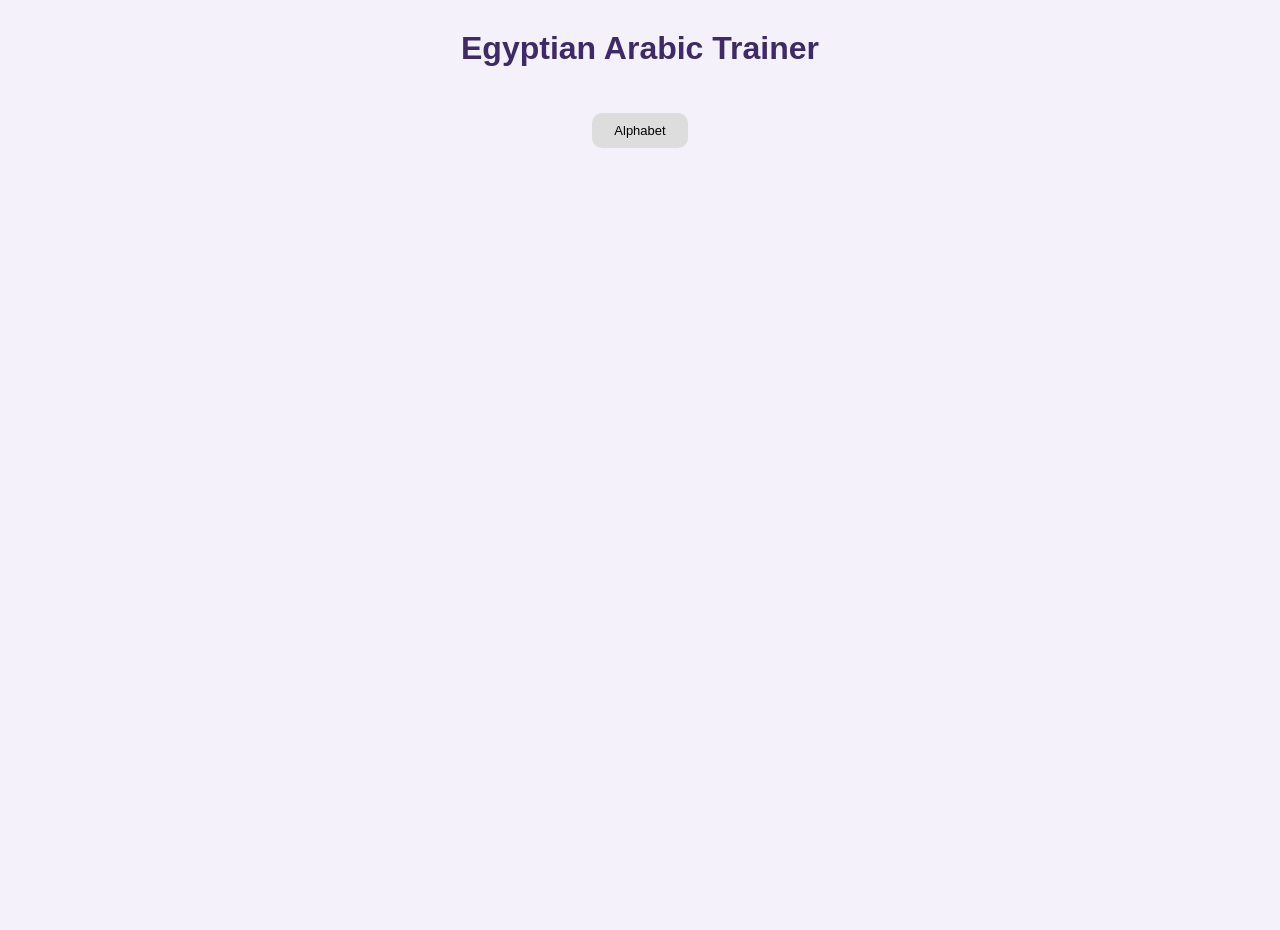
<file: index.html>
<!DOCTYPE html>
<html lang="en">

<head>
    <meta charset="UTF-8">
    <meta name="viewport" content="width=device-width, initial-scale=1.0">
    <title>Egyptian Arabic</title>

    <link rel="stylesheet" href="css/style.css">
</head>

<body>

    <h1>Egyptian Arabic Trainer</h1>

      <a class="button" href="alphabet.html">Alphabet</a>

</body>

</html>
</file>
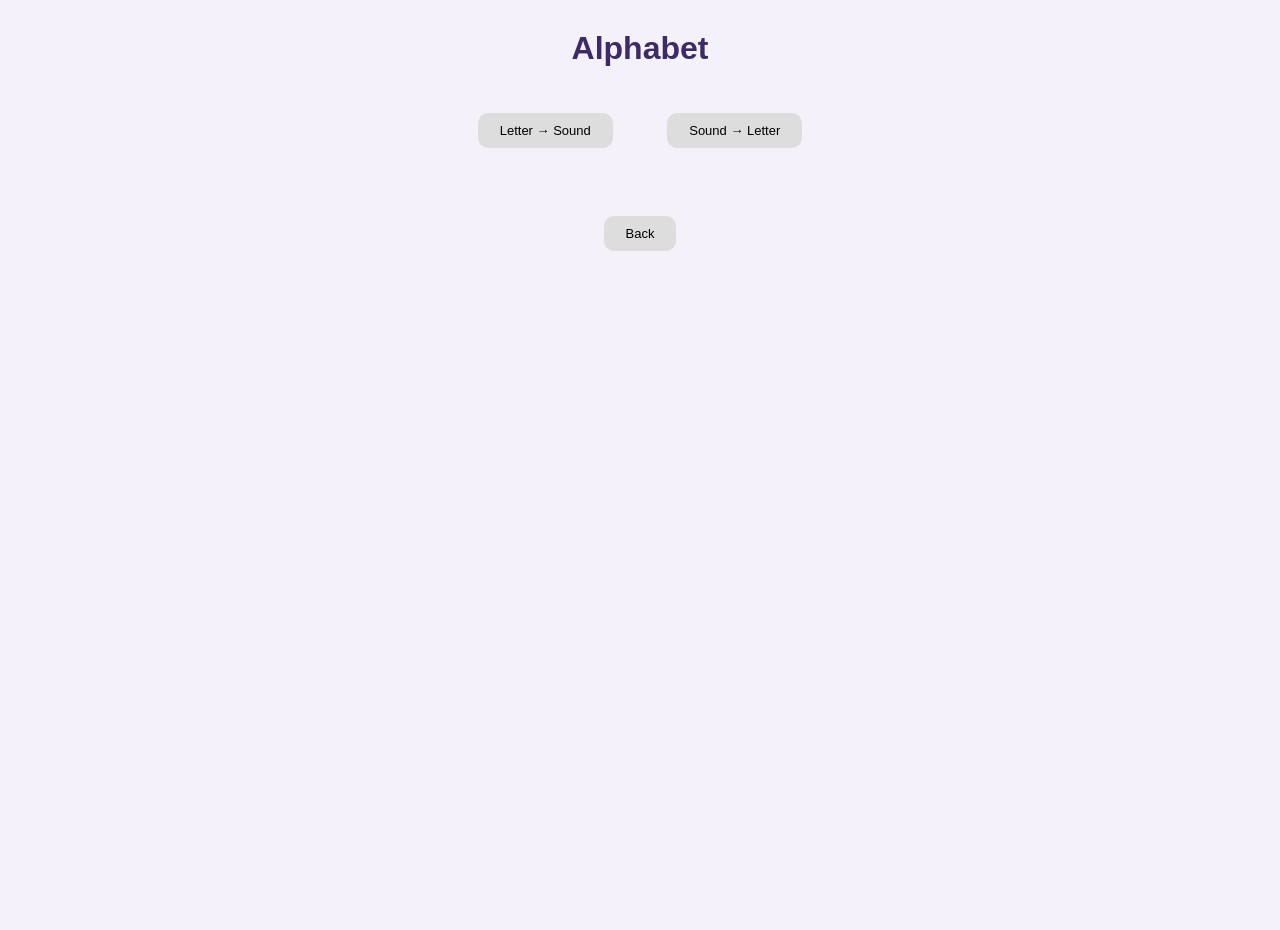
<file: alphabet.html>
<!DOCTYPE html>
<html lang="en">

<head>
    <meta charset="UTF-8">
    <meta name="viewport" content="width=device-width, initial-scale=1.0">
    <title>Alphabet</title>

    <link rel="stylesheet" href="css/style.css">
</head>

<body>

    <h1>Alphabet</h1>


    <a class="button" href="letter-to-sound.html">Letter → Sound</a>

    <a class="button" href="sound-to-letter.html">Sound → Letter</a>

    <br><br>

    <a class="button" href="index.html">Back</a>


</body>

</html>
</file>
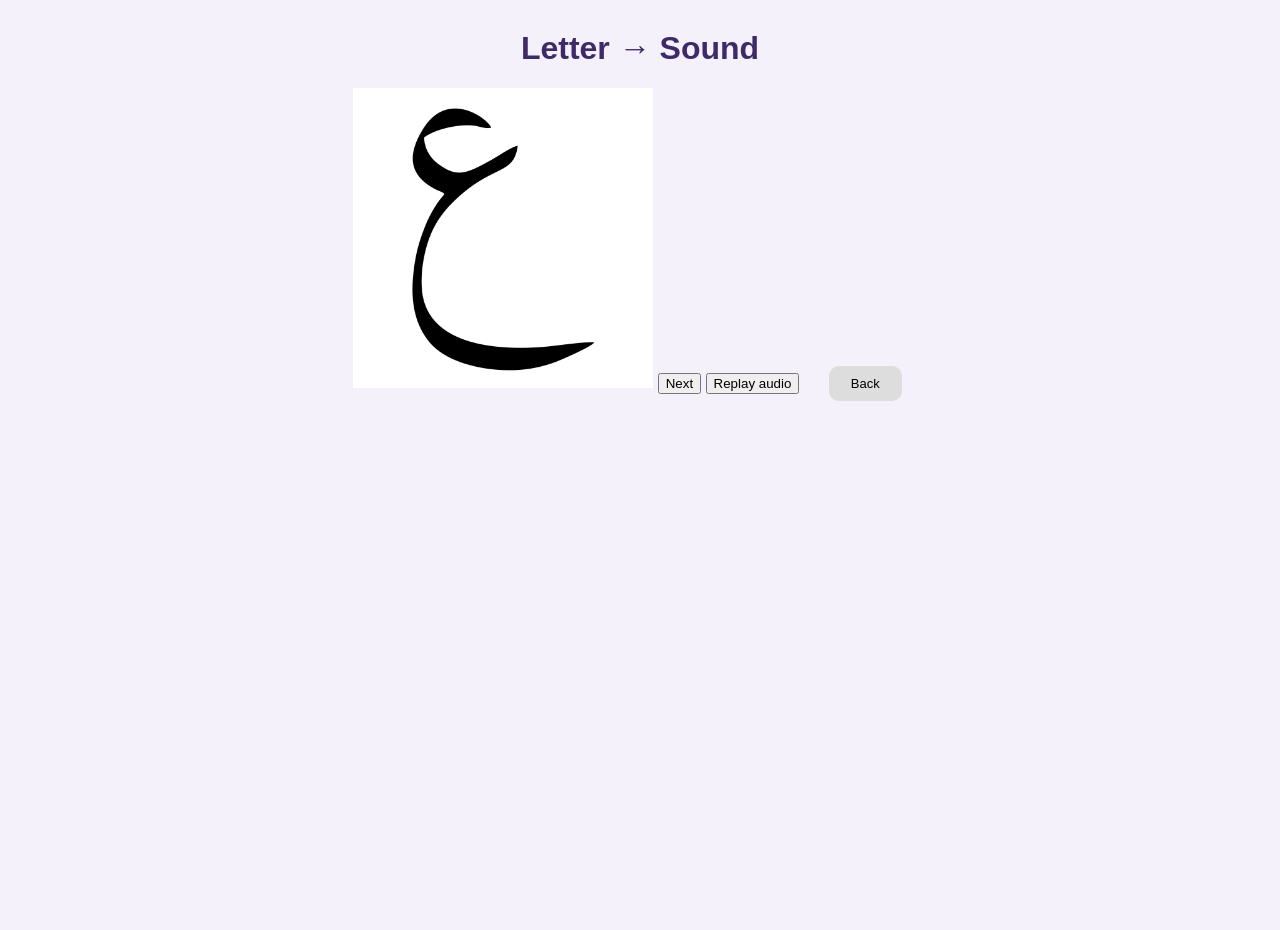
<file: letter-to-sound.html>
<!DOCTYPE html>
<html lang="en">

<head>
    <meta charset="UTF-8">
    <meta name="viewport" content="width=device-width, initial-scale=1.0">
    <title>Letter to Sound</title>

    <link rel="stylesheet" href="css/style.css">
</head>

<body>

    <h1>Letter → Sound</h1>

    <img id="letter-image" alt="Arabic letter" width="300">
    <button id="next-button">Next</button>
    <button id="replay-button">Replay audio</button>

    <a class="button" href="alphabet.html">Back</a>
    <script src="letters.js"></script>
    <script src="letter-to-sound.js"></script>

</body>

</html>
</file>
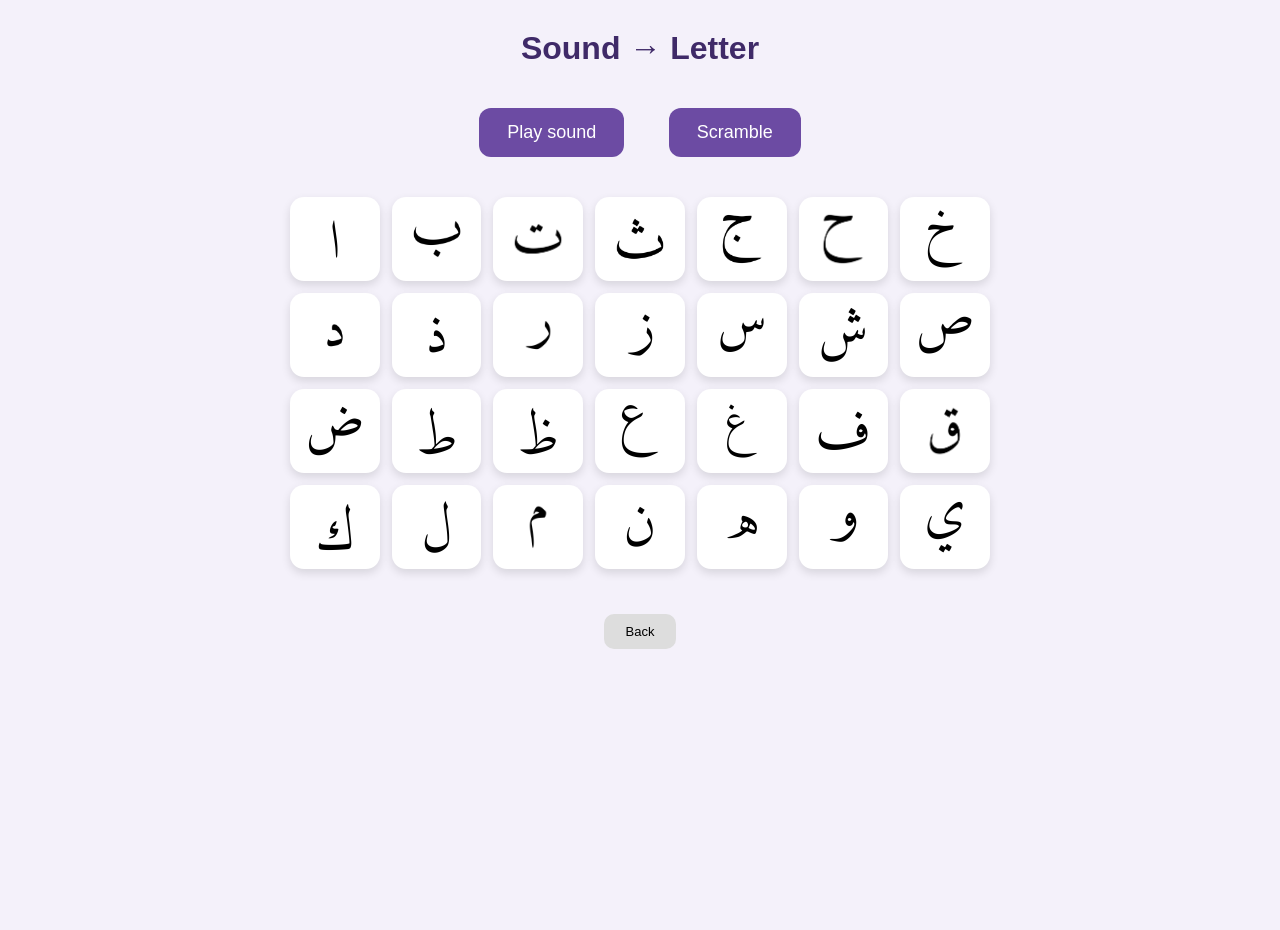
<file: sound-to-letter.html>
<!DOCTYPE html>
<html lang="en">

<head>
    <meta charset="UTF-8">
    <meta name="viewport" content="width=device-width, initial-scale=1.0">
    <title>Sound to Letter</title>

    <link rel="stylesheet" href="css/style.css">
</head>


<body>

    <h1>Sound → Letter</h1>

    <button id="play-sound-button">Play sound</button>
    <button id="scramble-button">Scramble</button>

    <div id="letter-grid"></div>

    <a class="button" href="alphabet.html">Back</a>

    <script src="letters.js"></script>
    <script src="sound-to-letter.js"></script>

</body>



</html>
</file>
<file: css/style.css>
body {
    margin: 0;
    min-height: 100vh;
    font-family: Arial, sans-serif;
    background: #f4f1fa;
    text-align: center;
}

h1 {
    margin-top: 30px;
    color: #3f2a68;
}

#play-sound-button,
#scramble-button {
    margin: 20px;
    padding: 14px 28px;
    border: none;
    border-radius: 12px;
    background: #6c4ba3;
    color: white;
    font-size: 18px;
    cursor: pointer;
}

#play-sound-button:hover,
#scramble-button:hover {
    background: #563887;
}

#letter-grid {
    width: 90%;
    max-width: 700px;
    margin: 20px auto;
    display: grid;
    grid-template-columns: repeat(7, 1fr);
    gap: 12px;
}

#letter-grid button {
    background: white;
    border: 2px solid transparent;
    border-radius: 14px;
    padding: 10px;
    cursor: pointer;
    box-shadow: 0 4px 10px rgba(0, 0, 0, 0.12);
    transition: transform 0.15s, border-color 0.15s;
}

#letter-grid button:hover {
    transform: translateY(-3px);
    border-color: #6c4ba3;
}

#letter-grid img {
    width: 60px;
    height: 60px;
    object-fit: contain;
    display: block;
    margin: auto;
}

a.button {
    display: inline-block;
    color: black;
    font-size: 13px;
    text-decoration: none;
    margin: 25px;
    padding: 10px 22px;
    border: none;
    border-radius: 10px;
    background: #dddddd;
    cursor: pointer;
}

a.button:hover {
    background: #cccccc;
}

@media (max-width: 600px) {
    #letter-grid {
        grid-template-columns: repeat(4, 1fr);
    }

    #letter-grid img {
        width: 50px;
        height: 50px;
    }
}
</file>
